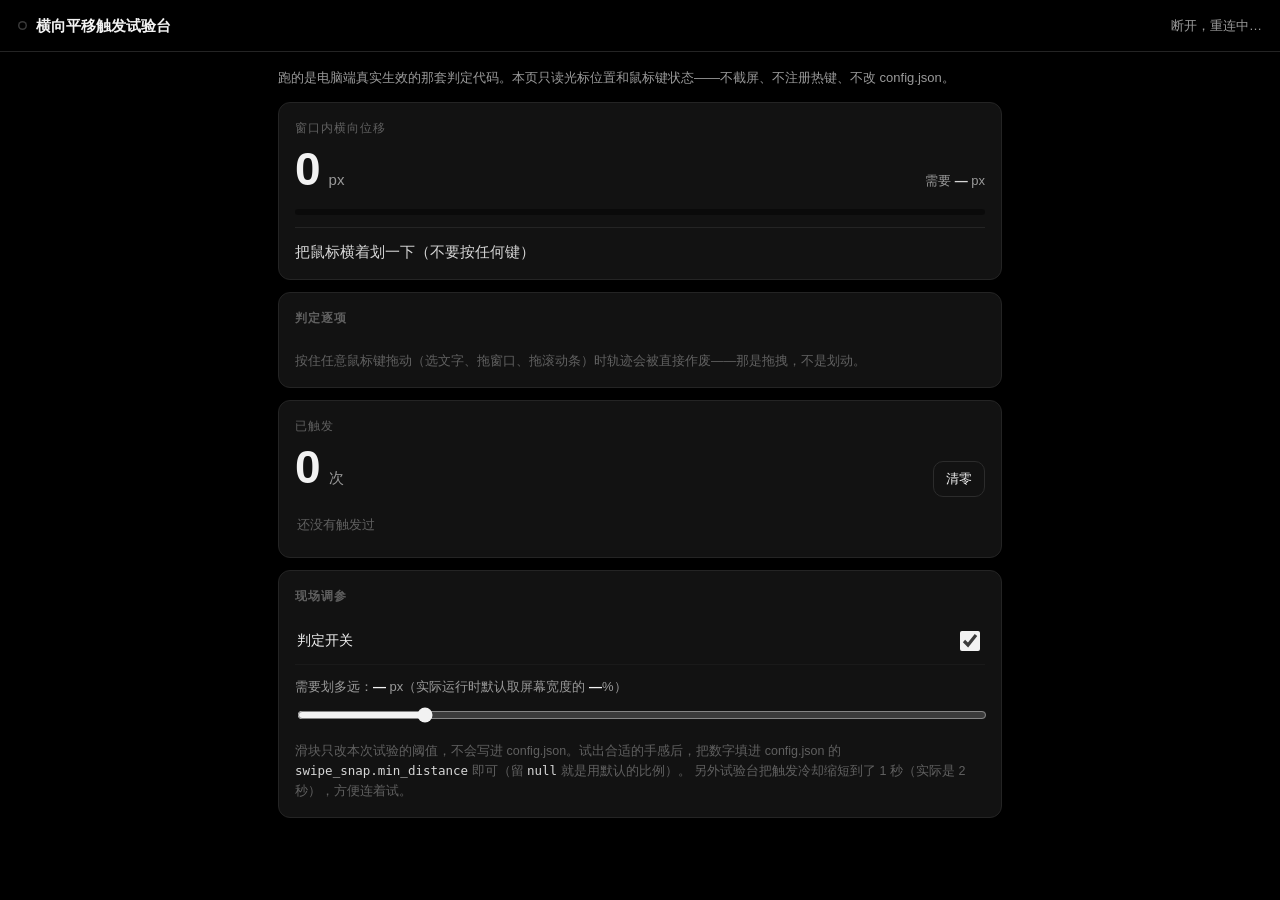
<file: tools/swipe_lab.html>
<!doctype html>
<html lang="zh-CN">
<head>
<meta charset="utf-8">
<meta name="viewport" content="width=device-width,initial-scale=1">
<title>横向平移触发试验台</title>
<style>
  :root {
    --bg: #000000; --card: #121212; --inset: #0a0a0a;
    --line: #242424; --line-strong: #383838;
    --fg: #f2f2f2; --fg-soft: #d6d6d6; --muted: #9a9a9a; --dim: #606060;
  }
  * { box-sizing: border-box; }
  html, body { margin: 0; }
  body {
    background: var(--bg); color: var(--fg);
    font: 15px/1.55 -apple-system, "Segoe UI", "Microsoft YaHei", Roboto, sans-serif;
    padding-bottom: 40px;
  }
  header {
    display: flex; align-items: center; gap: 9px;
    padding: 14px 18px; border-bottom: 1px solid var(--line);
    position: sticky; top: 0; background: var(--bg); z-index: 10;
  }
  header .title { font-weight: 600; }
  .grow { flex: 1; }
  .muted { color: var(--muted); font-size: 13px; }
  .dot { width: 9px; height: 9px; border-radius: 50%; flex: none; background: #3d3d3d; }
  .dot.on { background: var(--fg); }
  .dot.off { background: transparent; box-shadow: inset 0 0 0 1.5px var(--line-strong); }

  main { padding: 16px 18px 0; max-width: 760px; margin: 0 auto; }
  .card { background: var(--card); border: 1px solid var(--line); border-radius: 12px; padding: 16px; margin-bottom: 12px; }
  h2 { font-size: 12px; color: var(--dim); font-weight: 600; margin: 0 0 12px; letter-spacing: .08em; }
  .label { font-size: 12px; color: var(--dim); letter-spacing: .08em; margin-bottom: 6px; }
  .bigrow { display: flex; align-items: baseline; gap: 8px; }
  .big { font-size: 46px; font-weight: 800; font-variant-numeric: tabular-nums; line-height: 1.1; }
  .unit { color: var(--muted); font-size: 15px; }
  .need { color: var(--muted); font-size: 13px; }
  .need b { color: var(--fg-soft); font-variant-numeric: tabular-nums; }

  .bar { height: 6px; background: var(--inset); border-radius: 3px; margin: 14px 0 12px; overflow: hidden; }
  .bar i { display: block; height: 100%; width: 0; background: var(--dim); border-radius: 3px; transition: width .06s linear, background .12s; }
  .bar i.hot { background: var(--fg); }

  .verdict { font-size: 15px; color: var(--fg-soft); border-top: 1px solid var(--line); padding-top: 12px; }
  .verdict.ok { color: #ffffff; font-weight: 700; }
  .verdict.warn { color: var(--muted); }

  .checks { display: flex; flex-direction: column; }
  .chk { display: flex; align-items: center; gap: 10px; padding: 9px 2px; border-bottom: 1px solid #1a1a1a; }
  .chk:last-child { border-bottom: none; }
  .chk .mark { width: 8px; height: 8px; border-radius: 50%; flex: none; background: transparent; box-shadow: inset 0 0 0 1.5px var(--line-strong); }
  .chk.pass .mark { background: var(--fg); box-shadow: none; }
  .chk .k { flex: 1; color: var(--muted); font-size: 14px; }
  .chk.pass .k { color: var(--fg-soft); }
  .chk .v { font-variant-numeric: tabular-nums; color: var(--dim); font-size: 14px; min-width: 92px; text-align: right; }
  .chk.pass .v { color: var(--fg); }
  .chk .lim { font-variant-numeric: tabular-nums; color: var(--dim); font-size: 12px; min-width: 96px; text-align: right; }

  .recent { margin-top: 12px; }
  .recent .r { display: flex; gap: 12px; padding: 8px 2px; border-bottom: 1px solid #1a1a1a; font-variant-numeric: tabular-nums; font-size: 13px; }
  .recent .r:last-child { border-bottom: none; }
  .recent .r .n { color: var(--fg); font-weight: 700; min-width: 34px; }
  .recent .r .d { color: var(--fg-soft); }
  .recent .r .m { color: var(--dim); }
  .empty { color: var(--dim); font-size: 13px; padding: 6px 2px; }

  .note { color: var(--dim); font-size: 12.5px; line-height: 1.6; margin: 12px 0 0; }
  .row { display: flex; align-items: center; justify-content: space-between; gap: 12px; padding: 10px 2px; border-bottom: 1px solid #1a1a1a; font-size: 14px; }
  .row input[type=checkbox] { width: 20px; height: 20px; accent-color: #f2f2f2; }
  .field { display: block; margin-top: 12px; }
  .field span { display: block; color: var(--muted); font-size: 13px; margin-bottom: 8px; }
  .field b { color: var(--fg); font-variant-numeric: tabular-nums; }
  input[type=range] { width: 100%; accent-color: #f2f2f2; }
  .btn { display: inline-block; border: 1px solid #2c2c2c; background: #1a1a1a; color: var(--fg);
         padding: 8px 12px; border-radius: 10px; font-size: 13px; cursor: pointer; }
  .btn.ghost { background: transparent; }
  .btn:active { background: #262626; }
  .code { font-family: Consolas, "SF Mono", monospace; color: var(--fg-soft); }
</style>
</head>
<body>
<header>
  <span id="dot" class="dot off"></span>
  <span class="title">横向平移触发试验台</span>
  <span class="grow"></span>
  <span class="muted" id="conn">连接中…</span>
</header>

<main>
  <p class="muted" style="margin:0 0 14px">
    跑的是电脑端真实生效的那套判定代码。本页只读光标位置和鼠标键状态——不截屏、不注册热键、不改 config.json。
  </p>

  <section class="card">
    <div class="label">窗口内横向位移</div>
    <div class="bigrow">
      <span class="big" id="dist">0</span><span class="unit">px</span>
      <span class="grow"></span>
      <span class="need">需要 <b id="need">—</b> px</span>
    </div>
    <div class="bar"><i id="bar"></i></div>
    <div class="verdict" id="verdict">把鼠标横着划一下（不要按任何键）</div>
  </section>

  <section class="card">
    <h2>判定逐项</h2>
    <div class="checks" id="checks"></div>
    <p class="note" id="dragNote">按住任意鼠标键拖动（选文字、拖窗口、拖滚动条）时轨迹会被直接作废——那是拖拽，不是划动。</p>
  </section>

  <section class="card">
    <div class="label">已触发</div>
    <div class="bigrow">
      <span class="big" id="count">0</span><span class="unit">次</span>
      <span class="grow"></span>
      <button class="btn ghost" id="reset">清零</button>
    </div>
    <div class="recent" id="recent"><div class="empty">还没有触发过</div></div>
  </section>

  <section class="card">
    <h2>现场调参</h2>
    <label class="row"><span>判定开关</span><input type="checkbox" id="enabled" checked></label>
    <label class="field">
      <span>需要划多远：<b id="distLabel">—</b> px（实际运行时默认取屏幕宽度的 <b id="ratioLabel">—</b>%）</span>
      <input type="range" id="distance" min="100" max="1500" step="10" value="350">
    </label>
    <p class="note" id="paramNote">
      滑块只改本次试验的阈值，不会写进 config.json。试出合适的手感后，把数字填进
      config.json 的 <span class="code">swipe_snap.min_distance</span> 即可（留 <span class="code">null</span> 就是用默认的比例）。
      另外试验台把触发冷却缩短到了 1 秒（实际是 2 秒），方便连着试。
    </p>
  </section>
</main>

<script>
'use strict';
const $ = s => document.querySelector(s);
let inited = false;

function setConn(ok) {
  $('#dot').className = 'dot ' + (ok ? 'on' : 'off');
  $('#conn').textContent = ok ? '实时' : '断开，重连中…';
}

function render(d) {
  if (!d || !d.checks) return;
  if (!inited) {
    inited = true;
    $('#distance').value = d.need;
    $('#distLabel').textContent = d.need;
    if (d.ratio) $('#ratioLabel').textContent = (d.ratio * 100).toFixed(1);
    if (d.window) {
      $('#paramNote').innerHTML = $('#paramNote').innerHTML +
        `判定只看最近 ${d.window} 秒的轨迹，所以一笔得在这个时间内划完——划得再慢也别超过它。`;
    }
  }

  // 一次触发只持续一帧（40ms），人是看不见的。这里把它锁住一会儿：
  // 连同当时那一组"全部通过"的判定明细一起留着，回头能对着数字复盘自己划得怎么样。
  if (d.count > lastCount) {
    lastCount = d.count;
    latch = { dist: d.dist, span: d.span, speed: d.speed, drift: d.drift, checks: d.checks };
    clearTimeout(latchT);
    latchT = setTimeout(() => { latch = null; }, 1800);
  }
  // 手一停位移就归零了，这时候正好把刚才那次的结果顶上来显示
  const latched = !!latch && d.dist === 0 && !d.pressed && d.enabled;
  const checks = latched ? latch.checks : d.checks;
  const dist = latched ? latch.dist : d.dist;

  const need = d.need || 1;
  const ratio = Math.max(0, Math.min(dist / need, 1));
  $('#dist').textContent = dist;
  $('#need').textContent = d.need;
  $('#bar').style.width = (ratio * 100) + '%';
  $('#bar').className = ratio >= 1 ? 'hot' : '';

  const failing = d.checks.filter(c => !c.ok);
  const v = $('#verdict');
  let text, cls = '';
  if (!d.enabled) { text = '判定已关闭'; cls = 'warn'; }
  else if (d.pressed) { text = '拖拽中 —— 按住鼠标键不算划动，轨迹已作废'; cls = 'warn'; }
  else if (!d.armed && !latched) { text = '刚触发过，停一下（0.25 秒）再划'; cls = 'warn'; }
  else if (latched) {
    text = `✓ 已触发：#${lastCount}　${latch.dist}px / ${latch.span}s / ${latch.speed}px·s⁻¹`;
    cls = 'ok';
  }
  else if (!failing.length) { text = '✓ 满足全部条件，本次触发'; cls = 'ok'; }
  else if (d.dist > 0) { text = '在划了… 还差：' + failing.map(c => c.k).join('、'); }
  else { text = '把鼠标横着划一下（不要按任何键）'; }
  v.textContent = text;
  v.className = 'verdict ' + cls;

  $('#checks').innerHTML = checks.map(c =>
    `<div class="chk ${c.ok ? 'pass' : ''}">` +
      `<span class="mark"></span>` +
      `<span class="k">${c.k}</span>` +
      `<span class="v">${c.v}</span>` +
      `<span class="lim">${c.lim}</span>` +
    `</div>`).join('');

  $('#count').textContent = d.count;
  $('#recent').innerHTML = d.recent && d.recent.length
    ? d.recent.map(r =>
        `<div class="r"><span class="n">#${r.n}</span>` +
        `<span class="d">${r.dist}px / ${r.span}s</span>` +
        `<span class="m">${r.speed}px·s⁻¹ · 纵偏 ${r.drift}px · ${r.at}</span></div>`).join('')
    : '<div class="empty">还没有触发过</div>';
}

let lastCount = 0, latch = null, latchT = 0;

let ws = null;
function connect() {
  ws = new WebSocket((location.protocol === 'https:' ? 'wss://' : 'ws://') + location.host + '/ws');
  ws.onopen = () => setConn(true);
  ws.onclose = () => { setConn(false); setTimeout(connect, 800); };
  ws.onerror = () => { try { ws.close(); } catch (e) {} };
  ws.onmessage = ev => { try { render(JSON.parse(ev.data)); } catch (e) {} };
}
connect();

$('#distance').addEventListener('input', e => {
  const v = parseInt(e.target.value, 10);
  $('#distLabel').textContent = v;
  if (ws && ws.readyState === 1) ws.send(JSON.stringify({ type: 'distance', value: v }));
});
$('#enabled').addEventListener('change', e => {
  if (ws && ws.readyState === 1) ws.send(JSON.stringify({ type: 'enabled', value: e.target.checked }));
});
$('#reset').addEventListener('click', () => {
  if (ws && ws.readyState === 1) ws.send(JSON.stringify({ type: 'reset' }));
});
</script>
</body>
</html>
</file>
